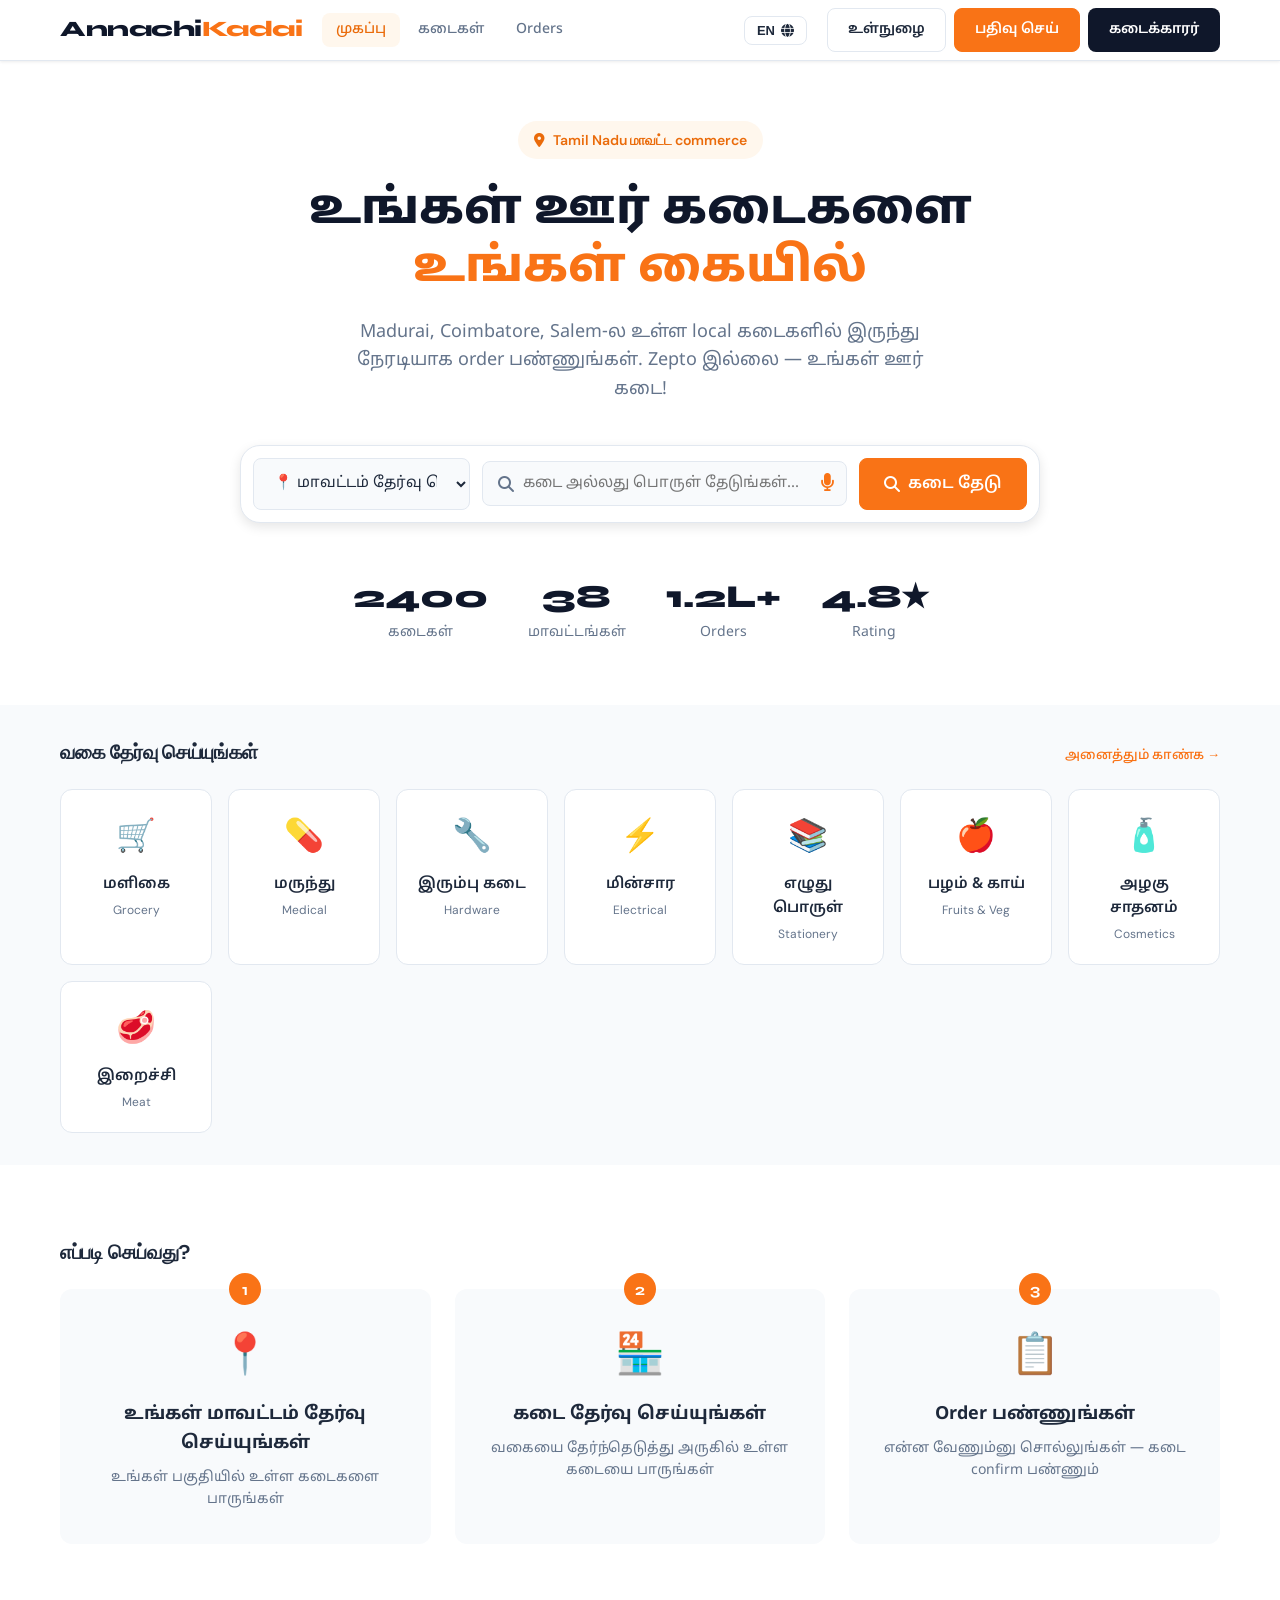
<file: index.html>
<!DOCTYPE html>
<html lang="ta">

<head>
  <meta charset="UTF-8">
  <meta name="viewport" content="width=device-width, initial-scale=1.0">
  <title>AnnachiKadai — உங்கள் ஊர் கடைகளை உங்கள் கையில்</title>

  <!-- Fonts -->
  <link
    href="https://fonts.googleapis.com/css2?family=Syne:wght@400;600;700;800&family=DM+Sans:wght@300;400;500&family=Noto+Sans+Tamil:wght@400;500;600;700&display=swap"
    rel="stylesheet">

  <!-- Font Awesome -->
  <link rel="stylesheet" href="https://cdnjs.cloudflare.com/ajax/libs/font-awesome/6.5.0/css/all.min.css">

  <!-- CSS -->
  <link rel="stylesheet" href="css/style.css">
  <link rel="stylesheet" href="css/components.css">
</head>

<body>

  <!-- NAVBAR -->
  <nav class="navbar">
    <div class="nav-container">
      <!-- Logo -->
      <a href="index.html" class="logo">
        Annachi<span>Kadai</span>
      </a>

      <!-- Desktop Nav Links -->
      <div class="nav-links">
        <a href="index.html" data-ta="முகப்பு" data-en="Home" class="active">முகப்பு</a>
        <a href="customer/shops.html" data-ta="கடைகள்" data-en="Shops">கடைகள்</a>
        <a href="customer/order-history.html" data-ta="Orders" data-en="Orders">Orders</a>
      </div>

      <!-- Language Toggle -->
      <button class="lang-toggle" onclick="toggleLanguage()">
        <span id="lang-label">EN</span>
        <i class="fa fa-globe"></i>
      </button>

      <!-- Auth Buttons -->
      <div class="nav-auth">
        <a href="login.html" class="btn btn-outline" data-ta="உள்நுழை" data-en="Login">உள்நுழை</a>
        <a href="register.html" class="btn btn-primary" data-ta="பதிவு செய்" data-en="Sign Up">பதிவு செய்</a>
        <!-- Owner link for demo -->
        <a href="owner/dashboard.html" class="btn btn-dark" data-ta="கடைக்காரர்" data-en="Owner">கடைக்காரர்</a>
      </div>

      <!-- Hamburger (mobile) -->
      <button class="hamburger" onclick="toggleMenu()">
        <i class="fa fa-bars"></i>
      </button>
    </div>

    <!-- Mobile Menu -->
    <div class="mobile-menu" id="mobile-menu">
      <a href="index.html">முகப்பு</a>
      <a href="customer/shops.html">கடைகள்</a>
      <a href="customer/order-history.html">Orders</a>
      <a href="login.html">உள்நுழை</a>
      <a href="owner/dashboard.html">கடைக்காரர் (Owner)</a>
    </div>
  </nav>

  <!-- PAGE CONTENT -->
  <main>
    <!-- HERO SECTION -->
    <section class="hero">
      <div class="hero-content">
        <div class="hero-badge">
          <i class="fa fa-map-marker-alt"></i>
          <span data-ta="Tamil Nadu மாவட்ட commerce" data-en="Tamil Nadu District Commerce">
            Tamil Nadu மாவட்ட commerce
          </span>
        </div>

        <h1 class="hero-title tamil">
          உங்கள் ஊர் கடைகளை<br>
          <span class="highlight">உங்கள் கையில்</span>
        </h1>

        <p class="hero-subtitle tamil">
          Madurai, Coimbatore, Salem-ல உள்ள local கடைகளில்
          இருந்து நேரடியாக order பண்ணுங்கள்.
          Zepto இல்லை — உங்கள் ஊர் கடை!
        </p>

        <!-- Search Bar -->
        <div class="hero-search">
          <select id="district-select" class="district-select">
            <option value="">📍 மாவட்டம் தேர்வு செய்யுங்கள்</option>
            <option value="madurai">Madurai — மதுரை</option>
            <option value="coimbatore">Coimbatore — கோயம்புத்தூர்</option>
            <option value="salem">Salem — சேலம்</option>
            <option value="trichy">Trichy — திருச்சி</option>
            <option value="tirunelveli">Tirunelveli — திருநெல்வேலி</option>
            <option value="vellore">Vellore — வேலூர்</option>
            <option value="erode">Erode — ஈரோடு</option>
            <option value="thoothukudi">Thoothukudi — தூத்துக்குடி</option>
            <option value="dindigul">Dindigul — டிண்டுக்கல்</option>
            <option value="thanjavur">Thanjavur — தஞ்சாவூர்</option>
          </select>

          <div class="search-input-wrap">
            <i class="fa fa-search"></i>
            <input type="text" id="hero-search" class="tamil" placeholder="கடை அல்லது பொருள் தேடுங்கள்..."
              oninput="liveSearch(this.value)">
            <button class="voice-btn" onclick="startVoice()" title="Voice search">
              <i class="fa fa-microphone"></i>
            </button>
          </div>

          <button class="btn btn-primary btn-lg" onclick="searchShops()" data-ta="கடை தேடு" data-en="Search Shops">
            <i class="fa fa-search"></i>
            கடை தேடு
          </button>
        </div>

        <!-- Stats -->
        <div class="hero-stats">
          <div class="stat">
            <div class="stat-num" data-target="2400">2400</div>
            <div class="stat-lbl tamil">கடைகள்</div>
          </div>
          <div class="stat">
            <div class="stat-num" data-target="38">38</div>
            <div class="stat-lbl tamil">மாவட்டங்கள்</div>
          </div>
          <div class="stat">
            <div class="stat-num" data-target="120000">1.2L+</div>
            <div class="stat-lbl tamil">Orders</div>
          </div>
          <div class="stat">
            <div class="stat-num">4.8★</div>
            <div class="stat-lbl tamil">Rating</div>
          </div>
        </div>
      </div>
    </section>

    <!-- CATEGORIES -->
    <section class="section">
      <div class="section-head">
        <h2 class="tamil">வகை தேர்வு செய்யுங்கள்</h2>
        <a href="customer/shops.html" class="tamil">அனைத்தும் காண்க →</a>
      </div>
      <div class="category-grid">
        <div class="cat-card" onclick="window.location.href='customer/shops.html?category=grocery'">
          <div class="cat-icon">🛒</div>
          <div class="cat-name tamil">மளிகை</div>
          <div class="cat-name-en">Grocery</div>
        </div>
        <div class="cat-card" onclick="window.location.href='customer/shops.html?category=medical'">
          <div class="cat-icon">💊</div>
          <div class="cat-name tamil">மருந்து</div>
          <div class="cat-name-en">Medical</div>
        </div>
        <div class="cat-card" onclick="window.location.href='customer/shops.html?category=hardware'">
          <div class="cat-icon">🔧</div>
          <div class="cat-name tamil">இரும்பு கடை</div>
          <div class="cat-name-en">Hardware</div>
        </div>
        <div class="cat-card" onclick="window.location.href='customer/shops.html?category=electrical'">
          <div class="cat-icon">⚡</div>
          <div class="cat-name tamil">மின்சார</div>
          <div class="cat-name-en">Electrical</div>
        </div>
        <div class="cat-card" onclick="window.location.href='customer/shops.html?category=stationery'">
          <div class="cat-icon">📚</div>
          <div class="cat-name tamil">எழுது பொருள்</div>
          <div class="cat-name-en">Stationery</div>
        </div>
        <div class="cat-card" onclick="window.location.href='customer/shops.html?category=fruits'">
          <div class="cat-icon">🍎</div>
          <div class="cat-name tamil">பழம் & காய்</div>
          <div class="cat-name-en">Fruits & Veg</div>
        </div>
        <div class="cat-card" onclick="window.location.href='customer/shops.html?category=cosmetics'">
          <div class="cat-icon">🧴</div>
          <div class="cat-name tamil">அழகு சாதனம்</div>
          <div class="cat-name-en">Cosmetics</div>
        </div>
        <div class="cat-card" onclick="window.location.href='customer/shops.html?category=meat'">
          <div class="cat-icon">🥩</div>
          <div class="cat-name tamil">இறைச்சி</div>
          <div class="cat-name-en">Meat</div>
        </div>
      </div>
    </section>

    <!-- HOW IT WORKS -->
    <section class="how-section">
      <div class="section">
        <div class="section-head">
          <h2 class="tamil">எப்படி செய்வது?</h2>
        </div>
        <div class="steps-grid">
          <div class="step-card">
            <div class="step-num">1</div>
            <div class="step-icon">📍</div>
            <h3 class="tamil">உங்கள் மாவட்டம் தேர்வு செய்யுங்கள்</h3>
            <p class="tamil">உங்கள் பகுதியில் உள்ள கடைகளை பாருங்கள்</p>
          </div>
          <div class="step-card">
            <div class="step-num">2</div>
            <div class="step-icon">🏪</div>
            <h3 class="tamil">கடை தேர்வு செய்யுங்கள்</h3>
            <p class="tamil">வகையை தேர்ந்தெடுத்து அருகில் உள்ள கடையை பாருங்கள்</p>
          </div>
          <div class="step-card">
            <div class="step-num">3</div>
            <div class="step-icon">📋</div>
            <h3 class="tamil">Order பண்ணுங்கள்</h3>
            <p class="tamil">என்ன வேணும்னு சொல்லுங்கள் — கடை confirm பண்ணும்</p>
          </div>
        </div>
      </div>
    </section>
  </main>

  <!-- BOTTOM NAV (mobile) -->
  <nav class="bottom-nav">
    <div class="bottom-nav-inner">
      <a href="index.html" class="bottom-nav-item active">
        <i class="fa fa-home"></i>
        <span>முகப்பு</span>
      </a>
      <a href="customer/shops.html" class="bottom-nav-item">
        <i class="fa fa-store"></i>
        <span>கடைகள்</span>
      </a>
      <a href="customer/order-history.html" class="bottom-nav-item">
        <i class="fa fa-receipt"></i>
        <span>Orders</span>
      </a>
      <a href="customer/profile.html" class="bottom-nav-item">
        <i class="fa fa-user"></i>
        <span>Profile</span>
      </a>
    </div>
  </nav>

  <!-- JS -->
  <script src="js/main.js"></script>
  <script src="js/language.js"></script>
</body>

</html>
</file>
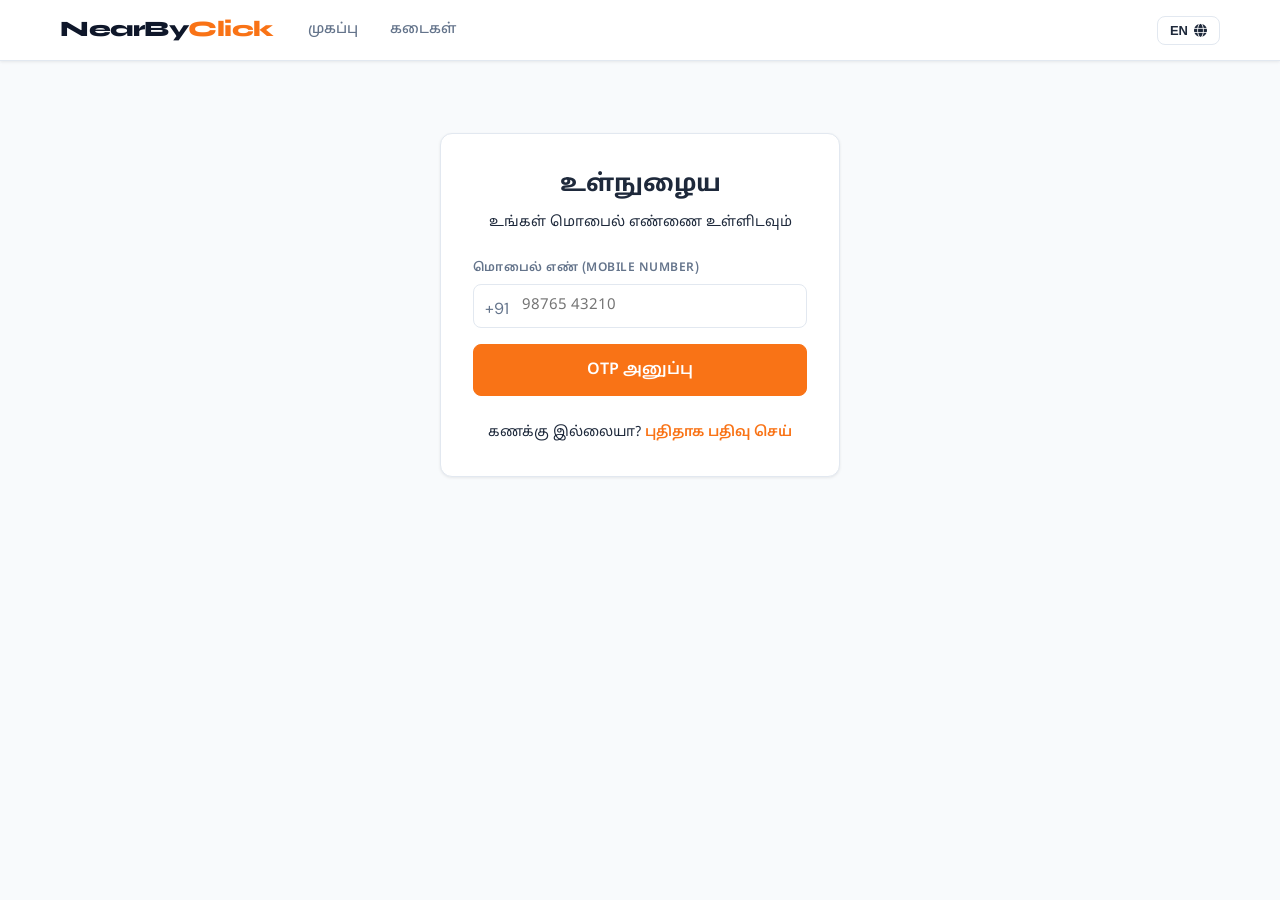
<file: login.html>
<!DOCTYPE html>
<html lang="ta">

<head>
  <meta charset="UTF-8">
  <meta name="viewport" content="width=device-width, initial-scale=1.0">
  <title>Login - NearBy Click</title>
  <link
    href="https://fonts.googleapis.com/css2?family=Syne:wght@400;600;700;800&family=DM+Sans:wght@300;400;500&family=Noto+Sans+Tamil:wght@400;500;600;700&display=swap"
    rel="stylesheet">
  <link rel="stylesheet" href="https://cdnjs.cloudflare.com/ajax/libs/font-awesome/6.5.0/css/all.min.css">
  <link rel="stylesheet" href="css/style.css">
  <link rel="stylesheet" href="css/components.css">
</head>

<body>

  <!-- NAVBAR -->
  <nav class="navbar">
    <div class="nav-container">
      <a href="index.html" class="logo">NearBy<span>Click</span></a>
      <div class="nav-links">
        <a href="index.html">முகப்பு</a>
        <a href="customer/shops.html">கடைகள்</a>
      </div>
      <button class="lang-toggle" onclick="toggleLanguage()">
        <span id="lang-label">EN</span>
        <i class="fa fa-globe"></i>
      </button>
    </div>
  </nav>

  <!-- CONTENT -->
  <main class="section">
    <div class="card" style="max-width: 400px; margin: 40px auto; padding: 32px;">
      <div style="text-align: center; margin-bottom: 24px;">
        <h2 class="tamil" style="margin-bottom: 8px;">உள்நுழைய</h2>
        <p class="muted tamil" style="font-size: 14px;">உங்கள் மொபைல் எண்ணை உள்ளிடவும்</p>
      </div>

      <div class="form-group">
        <label class="tamil">மொபைல் எண் (Mobile Number)</label>
        <div style="position: relative;">
          <span style="position: absolute; left: 12px; top: 12px; color: var(--muted);">+91</span>
          <input type="tel" placeholder="98765 43210" style="padding-left: 48px;">
        </div>
      </div>

      <button class="btn btn-primary btn-full btn-lg tamil" onclick="window.location.href='index.html'">
        OTP அனுப்பு
      </button>

      <p style="text-align: center; margin-top: 24px; font-size: 14px;">
        <span class="tamil muted">கணக்கு இல்லையா?</span>
        <a href="register.html" class="tamil"
          style="color: var(--orange); text-decoration: none; font-weight: 600;">புதிதாக பதிவு செய்</a>
      </p>
    </div>
  </main>

  <script src="js/main.js"></script>
  <script src="js/language.js"></script>
</body>

</html>
</file>
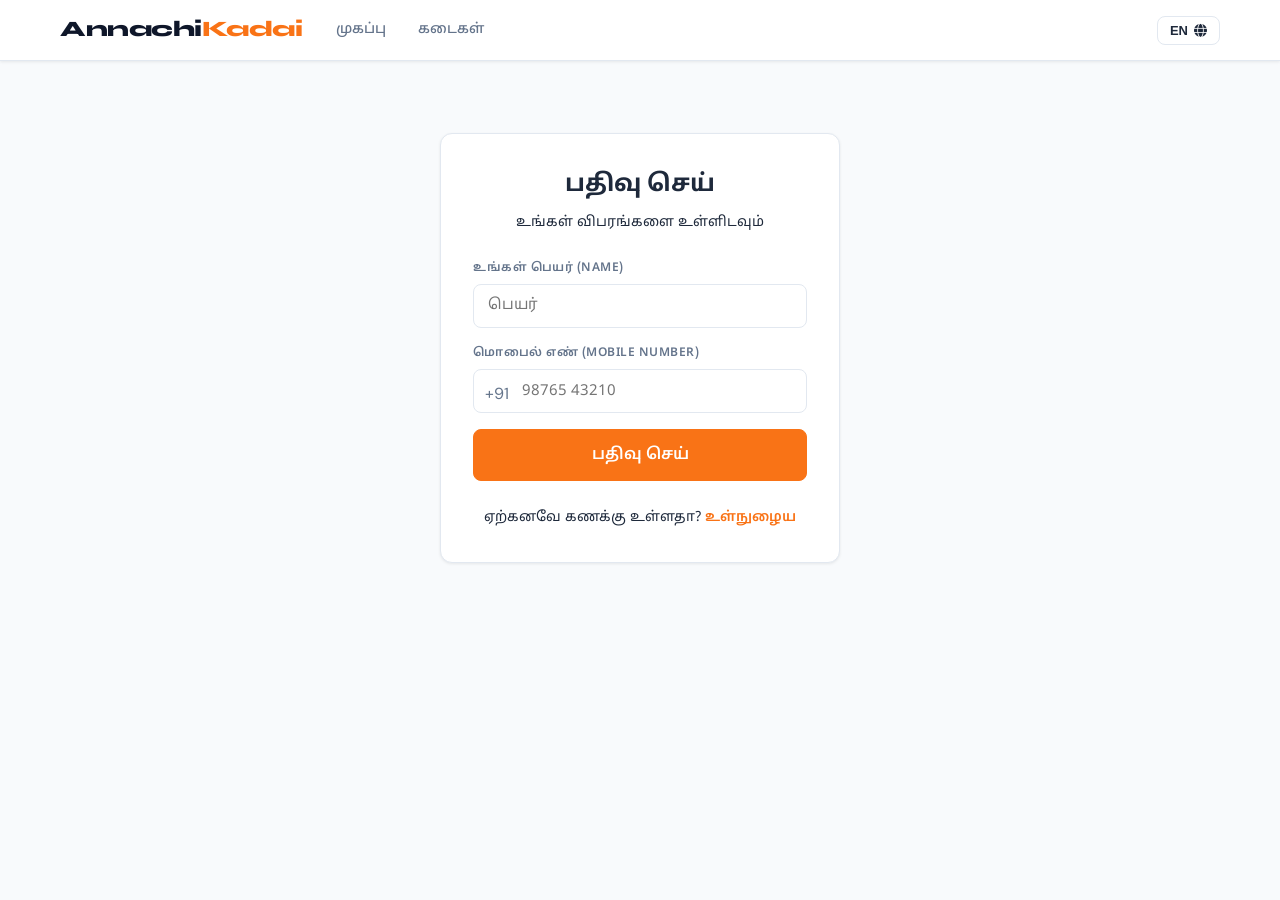
<file: register.html>
<!DOCTYPE html>
<html lang="ta">

<head>
  <meta charset="UTF-8">
  <meta name="viewport" content="width=device-width, initial-scale=1.0">
  <title>Register - AnnachiKadai</title>
  <link
    href="https://fonts.googleapis.com/css2?family=Syne:wght@400;600;700;800&family=DM+Sans:wght@300;400;500&family=Noto+Sans+Tamil:wght@400;500;600;700&display=swap"
    rel="stylesheet">
  <link rel="stylesheet" href="https://cdnjs.cloudflare.com/ajax/libs/font-awesome/6.5.0/css/all.min.css">
  <link rel="stylesheet" href="css/style.css">
  <link rel="stylesheet" href="css/components.css">
</head>

<body>

  <!-- NAVBAR -->
  <nav class="navbar">
    <div class="nav-container">
      <a href="index.html" class="logo">Annachi<span>Kadai</span></a>
      <div class="nav-links">
        <a href="index.html">முகப்பு</a>
        <a href="customer/shops.html">கடைகள்</a>
      </div>
      <button class="lang-toggle" onclick="toggleLanguage()">
        <span id="lang-label">EN</span>
        <i class="fa fa-globe"></i>
      </button>
    </div>
  </nav>

  <!-- CONTENT -->
  <main class="section">
    <div class="card" style="max-width: 400px; margin: 40px auto; padding: 32px;">
      <div style="text-align: center; margin-bottom: 24px;">
        <h2 class="tamil" style="margin-bottom: 8px;">பதிவு செய்</h2>
        <p class="muted tamil" style="font-size: 14px;">உங்கள் விபரங்களை உள்ளிடவும்</p>
      </div>

      <div class="form-group">
        <label class="tamil">உங்கள் பெயர் (Name)</label>
        <input type="text" placeholder="பெயர்">
      </div>

      <div class="form-group">
        <label class="tamil">மொபைல் எண் (Mobile Number)</label>
        <div style="position: relative;">
          <span style="position: absolute; left: 12px; top: 12px; color: var(--muted);">+91</span>
          <input type="tel" placeholder="98765 43210" style="padding-left: 48px;">
        </div>
      </div>

      <button class="btn btn-primary btn-full btn-lg tamil" onclick="window.location.href='index.html'">
        பதிவு செய்
      </button>

      <p style="text-align: center; margin-top: 24px; font-size: 14px;">
        <span class="tamil muted">ஏற்கனவே கணக்கு உள்ளதா?</span>
        <a href="login.html" class="tamil"
          style="color: var(--orange); text-decoration: none; font-weight: 600;">உள்நுழைய</a>
      </p>
    </div>
  </main>

  <script src="js/main.js"></script>
  <script src="js/language.js"></script>
</body>

</html>
</file>
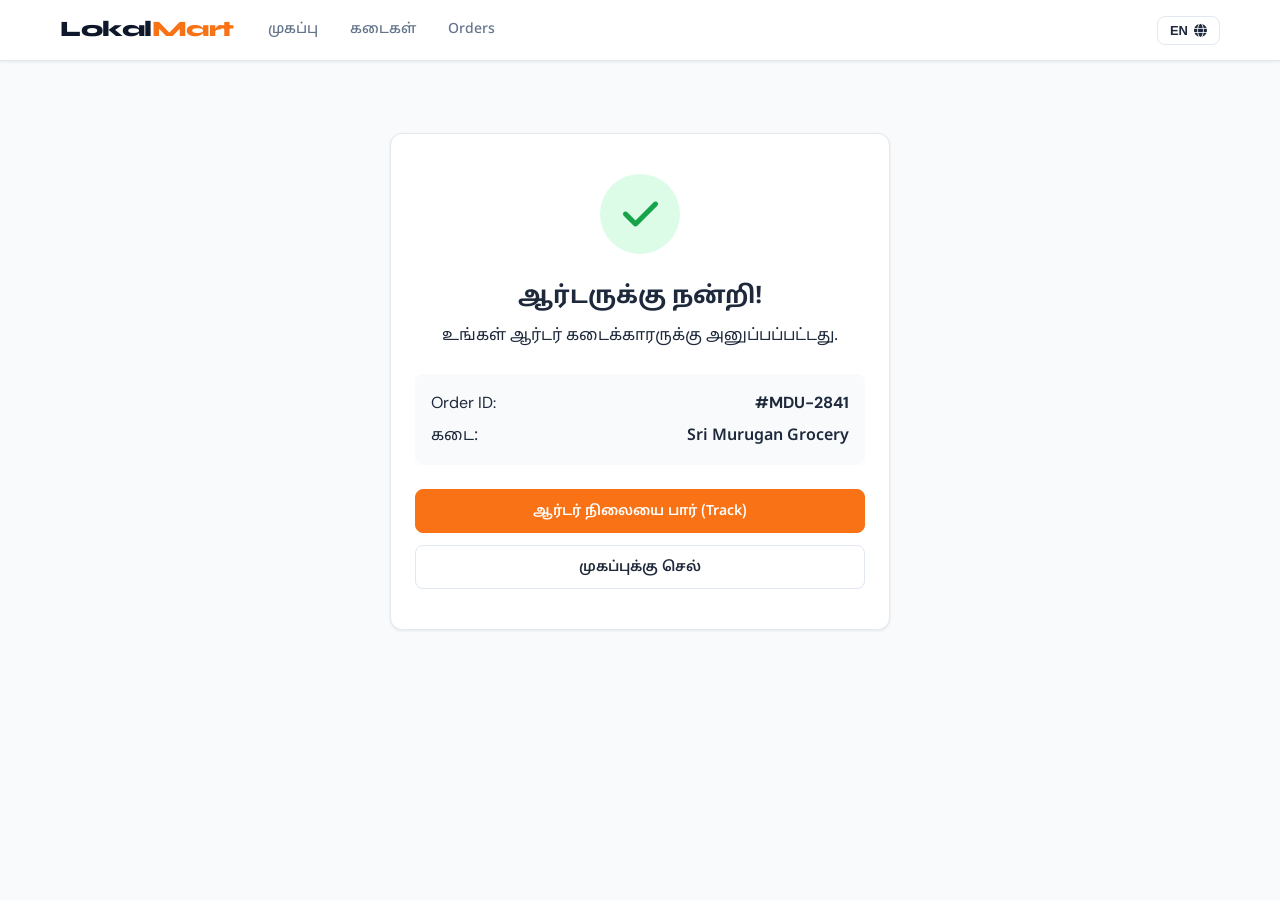
<file: customer/order-confirm.html>
<!DOCTYPE html>
<html lang="ta">
<head>
  <meta charset="UTF-8">
  <meta name="viewport" content="width=device-width, initial-scale=1.0">
  <title>Order Confirm - LokalMart</title>
  <link href="https://fonts.googleapis.com/css2?family=Syne:wght@400;600;700;800&family=DM+Sans:wght@300;400;500&family=Noto+Sans+Tamil:wght@400;500;600;700&display=swap" rel="stylesheet">
  <link rel="stylesheet" href="https://cdnjs.cloudflare.com/ajax/libs/font-awesome/6.5.0/css/all.min.css">
  <link rel="stylesheet" href="../css/style.css">
  <link rel="stylesheet" href="../css/components.css">
</head>
<body>

  <nav class="navbar">
    <div class="nav-container">
      <a href="../index.html" class="logo">Lokal<span>Mart</span></a>
      <div class="nav-links">
        <a href="../index.html">முகப்பு</a>
        <a href="shops.html">கடைகள்</a>
        <a href="order-history.html">Orders</a>
      </div>
      <button class="lang-toggle" onclick="toggleLanguage()"><span id="lang-label">EN</span><i class="fa fa-globe"></i></button>
    </div>
  </nav>

  <main class="section">
    <div class="card" style="max-width: 500px; margin: 40px auto; padding: 40px 24px; text-align: center;">
      <div style="width: 80px; height: 80px; background: var(--green-light); color: var(--green); border-radius: 50%; font-size: 40px; display: flex; align-items: center; justify-content: center; margin: 0 auto 24px;">
        <i class="fa fa-check"></i>
      </div>
      
      <h2 class="tamil" style="margin-bottom: 8px;">ஆர்டருக்கு நன்றி!</h2>
      <p class="tamil muted" style="margin-bottom: 24px;">உங்கள் ஆர்டர் கடைக்காரருக்கு அனுப்பப்பட்டது.</p>
      
      <div style="background: var(--faint); padding: 16px; border-radius: var(--radius-sm); margin-bottom: 24px; text-align: left;">
        <div style="display: flex; justify-content: space-between; margin-bottom: 8px;">
          <span class="muted">Order ID:</span>
          <span style="font-weight: 700;">#MDU-2841</span>
        </div>
        <div style="display: flex; justify-content: space-between;">
          <span class="muted tamil">கடை:</span>
          <span class="tamil" style="font-weight: 600;">Sri Murugan Grocery</span>
        </div>
      </div>

      <button class="btn btn-primary btn-full tamil" onclick="window.location.href='order-history.html'">ஆர்டர் நிலையை பார் (Track)</button>
      <button class="btn btn-outline btn-full tamil" onclick="window.location.href='../index.html'" style="margin-top: 12px;">முகப்புக்கு செல்</button>
    </div>
  </main>

  <script src="../js/main.js"></script>
  <script src="../js/language.js"></script>
</body>
</html>
</file>
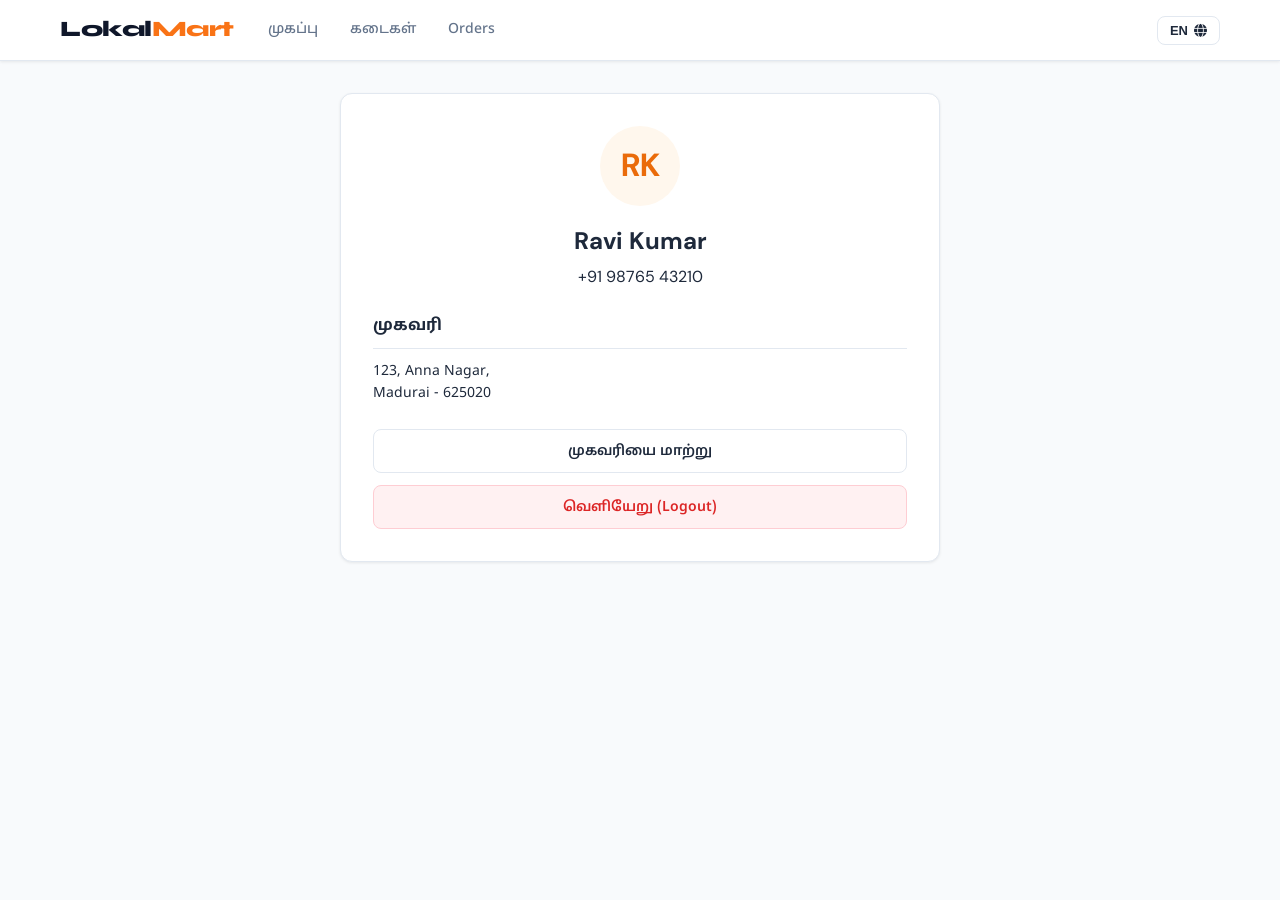
<file: customer/profile.html>
<!DOCTYPE html>
<html lang="ta">
<head>
  <meta charset="UTF-8">
  <meta name="viewport" content="width=device-width, initial-scale=1.0">
  <title>Profile - LokalMart</title>
  <link href="https://fonts.googleapis.com/css2?family=Syne:wght@400;600;700;800&family=DM+Sans:wght@300;400;500&family=Noto+Sans+Tamil:wght@400;500;600;700&display=swap" rel="stylesheet">
  <link rel="stylesheet" href="https://cdnjs.cloudflare.com/ajax/libs/font-awesome/6.5.0/css/all.min.css">
  <link rel="stylesheet" href="../css/style.css">
  <link rel="stylesheet" href="../css/components.css">
</head>
<body>

  <nav class="navbar">
    <div class="nav-container">
      <a href="../index.html" class="logo">Lokal<span>Mart</span></a>
      <div class="nav-links">
        <a href="../index.html">முகப்பு</a>
        <a href="shops.html">கடைகள்</a>
        <a href="order-history.html">Orders</a>
      </div>
      <button class="lang-toggle" onclick="toggleLanguage()"><span id="lang-label">EN</span><i class="fa fa-globe"></i></button>
      <button class="hamburger" onclick="toggleMenu()"><i class="fa fa-bars"></i></button>
    </div>
  </nav>

  <main class="section">
    <div class="card" style="max-width: 600px; margin: 0 auto; padding: 32px; text-align: center;">
      <div style="width: 80px; height: 80px; background: var(--orange-light); color: var(--orange-dark); border-radius: 50%; font-size: 32px; display: flex; align-items: center; justify-content: center; margin: 0 auto 16px; font-weight: 700;">
        RK
      </div>
      <h2 style="margin-bottom: 4px;">Ravi Kumar</h2>
      <p class="muted" style="margin-bottom: 24px;">+91 98765 43210</p>
      
      <div style="text-align: left; margin-bottom: 24px;">
        <h4 class="tamil" style="margin-bottom: 12px; border-bottom: 1px solid var(--border); padding-bottom: 8px;">முகவரி</h4>
        <p class="tamil" style="font-size: 14px; color: var(--ink);">123, Anna Nagar,<br>Madurai - 625020</p>
      </div>

      <button class="btn btn-outline btn-full tamil" style="margin-bottom: 12px;">முகவரியை மாற்று</button>
      <button class="btn btn-red btn-full tamil" onclick="window.location.href='../index.html'">வெளியேறு (Logout)</button>
    </div>
  </main>

  <nav class="bottom-nav">
    <div class="bottom-nav-inner">
      <a href="../index.html" class="bottom-nav-item"><i class="fa fa-home"></i><span>முகப்பு</span></a>
      <a href="shops.html" class="bottom-nav-item"><i class="fa fa-store"></i><span>கடைகள்</span></a>
      <a href="order-history.html" class="bottom-nav-item"><i class="fa fa-receipt"></i><span>Orders</span></a>
      <a href="profile.html" class="bottom-nav-item active"><i class="fa fa-user"></i><span>Profile</span></a>
    </div>
  </nav>

  <script src="../js/main.js"></script>
  <script src="../js/language.js"></script>
</body>
</html>
</file>
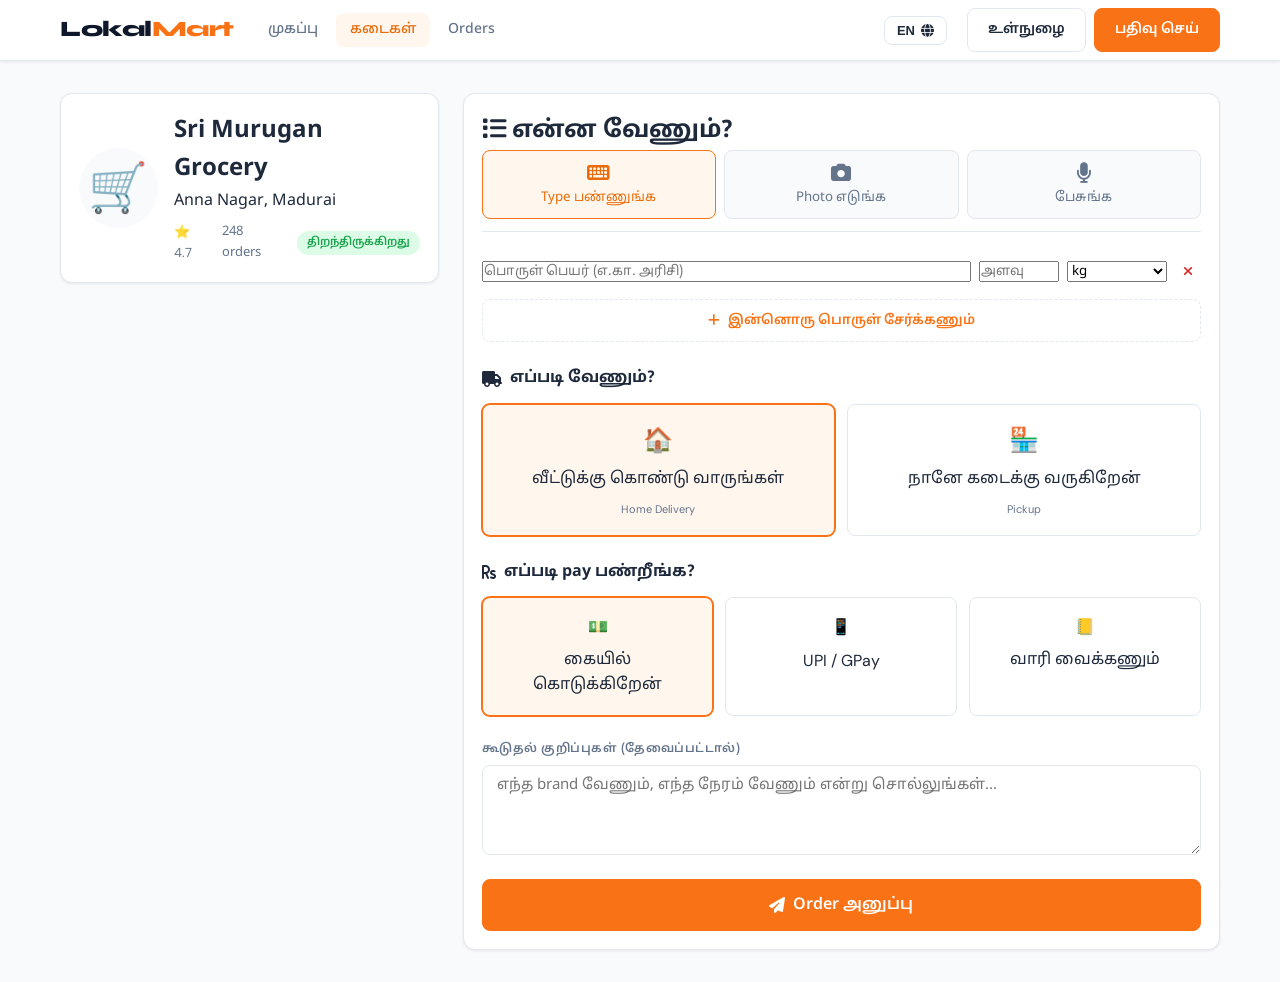
<file: customer/shop-detail.html>
<!DOCTYPE html>
<html lang="ta">
<head>
  <meta charset="UTF-8">
  <meta name="viewport" content="width=device-width, initial-scale=1.0">
  <title>Order - LokalMart</title>

  <!-- Fonts -->
  <link href="https://fonts.googleapis.com/css2?family=Syne:wght@400;600;700;800&family=DM+Sans:wght@300;400;500&family=Noto+Sans+Tamil:wght@400;500;600;700&display=swap" rel="stylesheet">

  <!-- Font Awesome -->
  <link rel="stylesheet" href="https://cdnjs.cloudflare.com/ajax/libs/font-awesome/6.5.0/css/all.min.css">

  <!-- CSS -->
  <link rel="stylesheet" href="../css/style.css">
  <link rel="stylesheet" href="../css/components.css">
  <link rel="stylesheet" href="../css/customer.css">
</head>
<body>

  <!-- NAVBAR -->
  <nav class="navbar">
    <div class="nav-container">
      <a href="../index.html" class="logo">Lokal<span>Mart</span></a>
      <div class="nav-links">
        <a href="../index.html" data-ta="முகப்பு" data-en="Home">முகப்பு</a>
        <a href="shops.html" data-ta="கடைகள்" data-en="Shops" class="active">கடைகள்</a>
        <a href="order-history.html" data-ta="Orders" data-en="Orders">Orders</a>
      </div>
      <button class="lang-toggle" onclick="toggleLanguage()">
        <span id="lang-label">EN</span>
        <i class="fa fa-globe"></i>
      </button>
      <div class="nav-auth">
        <a href="../login.html" class="btn btn-outline" data-ta="உள்நுழை" data-en="Login">உள்நுழை</a>
        <a href="../register.html" class="btn btn-primary" data-ta="பதிவு செய்" data-en="Sign Up">பதிவு செய்</a>
      </div>
      <button class="hamburger" onclick="toggleMenu()"><i class="fa fa-bars"></i></button>
    </div>
    <div class="mobile-menu" id="mobile-menu">
      <a href="../index.html">முகப்பு</a>
      <a href="shops.html">கடைகள்</a>
      <a href="order-history.html">Orders</a>
      <a href="../login.html">உள்நுழை</a>
    </div>
  </nav>

  <!-- PAGE CONTENT -->
  <main>
    <section class="section">
      <div class="order-layout">

        <!-- Shop Info Card -->
        <div class="card shop-info-card">
          <div class="shop-detail-header">
            <div class="shop-detail-icon">🛒</div>
            <div>
              <h1 class="tamil" id="shop-name">Sri Murugan Grocery</h1>
              <p class="tamil muted" id="shop-addr">Anna Nagar, Madurai</p>
              <div class="shop-meta-row">
                <span>⭐ 4.7</span>
                <span class="tamil">248 orders</span>
                <span class="badge badge-open tamil">திறந்திருக்கிறது</span>
              </div>
            </div>
          </div>
        </div>

        <!-- Order Form -->
        <div class="card order-form-card">
          <h2 class="tamil">
            <i class="fa fa-list"></i>
            என்ன வேணும்?
          </h2>

          <!-- Input Method Toggle -->
          <div class="input-method-tabs">
            <button class="method-tab active" onclick="switchMethod('type')">
              <i class="fa fa-keyboard"></i>
              <span class="tamil">Type பண்ணுங்க</span>
            </button>
            <button class="method-tab" onclick="switchMethod('photo')">
              <i class="fa fa-camera"></i>
              <span class="tamil">Photo எடுங்க</span>
            </button>
            <button class="method-tab" onclick="switchMethod('voice')">
              <i class="fa fa-microphone"></i>
              <span class="tamil">பேசுங்க</span>
            </button>
          </div>

          <!-- Type Method -->
          <div id="method-type" class="method-panel active">
            <div id="product-rows">
              <div class="product-row">
                <input type="text" class="tamil" placeholder="பொருள் பெயர் (எ.கா. அரிசி)">
                <input type="text" class="qty-input tamil" placeholder="அளவு">
                <select class="unit-select tamil">
                  <option>kg</option>
                  <option>litre</option>
                  <option>piece</option>
                  <option>packet</option>
                  <option>dozen</option>
                </select>
                <button class="del-row-btn" onclick="delRow(this)"><i class="fa fa-times"></i></button>
              </div>
            </div>
            <button class="add-row-btn tamil" onclick="addProductRow()">
              <i class="fa fa-plus"></i>
              இன்னொரு பொருள் சேர்க்கணும்
            </button>
          </div>

          <!-- Photo Method -->
          <div id="method-photo" class="method-panel">
            <div class="photo-upload-area" onclick="document.getElementById('list-photo').click()">
              <i class="fa fa-camera fa-2x"></i>
              <p class="tamil">கையால் எழுதிய list-ஐ photo எடுங்கள்</p>
              <span class="tamil muted">கிளிக் செய்து photo select பண்ணுங்கள்</span>
              <input type="file" id="list-photo" accept="image/*" capture="camera" onchange="previewPhoto(this)" style="display:none">
            </div>
            <div id="photo-preview" class="photo-preview"></div>
          </div>

          <!-- Voice Method -->
          <div id="method-voice" class="method-panel">
            <div class="voice-area">
              <button class="voice-record-btn" id="voice-btn" onclick="toggleVoice()">
                <i class="fa fa-microphone fa-2x"></i>
              </button>
              <p class="tamil voice-instruction">Button-ஐ அழுத்தி பேசுங்கள்</p>
              <p class="tamil voice-instruction muted">உதாரணம்: "அரிசி 5 கிலோ, தக்காளி 2 கிலோ வேணும்"</p>
              <div id="voice-result" class="voice-result tamil"></div>
            </div>
          </div>

          <!-- Delivery Type -->
          <div class="delivery-section">
            <h3 class="tamil"><i class="fa fa-truck"></i> எப்படி வேணும்?</h3>
            <div class="delivery-options">
              <label class="delivery-opt">
                <input type="radio" name="delivery" value="home" checked>
                <div class="delivery-card">
                  <span class="delivery-icon">🏠</span>
                  <span class="tamil">வீட்டுக்கு கொண்டு வாருங்கள்</span>
                  <span class="delivery-sub">Home Delivery</span>
                </div>
              </label>
              <label class="delivery-opt">
                <input type="radio" name="delivery" value="pickup">
                <div class="delivery-card">
                  <span class="delivery-icon">🏪</span>
                  <span class="tamil">நானே கடைக்கு வருகிறேன்</span>
                  <span class="delivery-sub">Pickup</span>
                </div>
              </label>
            </div>
          </div>

          <!-- Payment Type -->
          <div class="payment-section">
            <h3 class="tamil"><i class="fa fa-rupee-sign"></i> எப்படி pay பண்றீங்க?</h3>
            <div class="payment-options">
              <label class="payment-opt">
                <input type="radio" name="payment" value="cash" checked>
                <div class="payment-card">
                  💵 <span class="tamil">கையில் கொடுக்கிறேன்</span>
                </div>
              </label>
              <label class="payment-opt">
                <input type="radio" name="payment" value="upi">
                <div class="payment-card">
                  📱 <span>UPI / GPay</span>
                </div>
              </label>
              <label class="payment-opt">
                <input type="radio" name="payment" value="credit">
                <div class="payment-card">
                  📒 <span class="tamil">வாரி வைக்கணும்</span>
                </div>
              </label>
            </div>
          </div>

          <!-- Notes -->
          <div class="form-group">
            <label class="tamil">கூடுதல் குறிப்புகள் (தேவைப்பட்டால்)</label>
            <textarea class="tamil" placeholder="எந்த brand வேணும், எந்த நேரம் வேணும் என்று சொல்லுங்கள்..."></textarea>
          </div>

          <!-- Submit -->
          <button class="btn btn-primary btn-full btn-lg tamil" onclick="placeOrder()">
            <i class="fa fa-paper-plane"></i>
            Order அனுப்பு
          </button>
        </div>

      </div>
    </section>
  </main>

  <!-- BOTTOM NAV (mobile) -->
  <nav class="bottom-nav">
    <div class="bottom-nav-inner">
      <a href="../index.html" class="bottom-nav-item">
        <i class="fa fa-home"></i>
        <span>முகப்பு</span>
      </a>
      <a href="shops.html" class="bottom-nav-item active">
        <i class="fa fa-store"></i>
        <span>கடைகள்</span>
      </a>
      <a href="order-history.html" class="bottom-nav-item">
        <i class="fa fa-receipt"></i>
        <span>Orders</span>
      </a>
      <a href="profile.html" class="bottom-nav-item">
        <i class="fa fa-user"></i>
        <span>Profile</span>
      </a>
    </div>
  </nav>

  <!-- Toast -->
  <div id="toast" class="toast"></div>

  <!-- JS -->
  <script src="../js/main.js"></script>
  <script src="../js/language.js"></script>
  <script src="../js/order.js"></script>
</body>
</html>
</file>
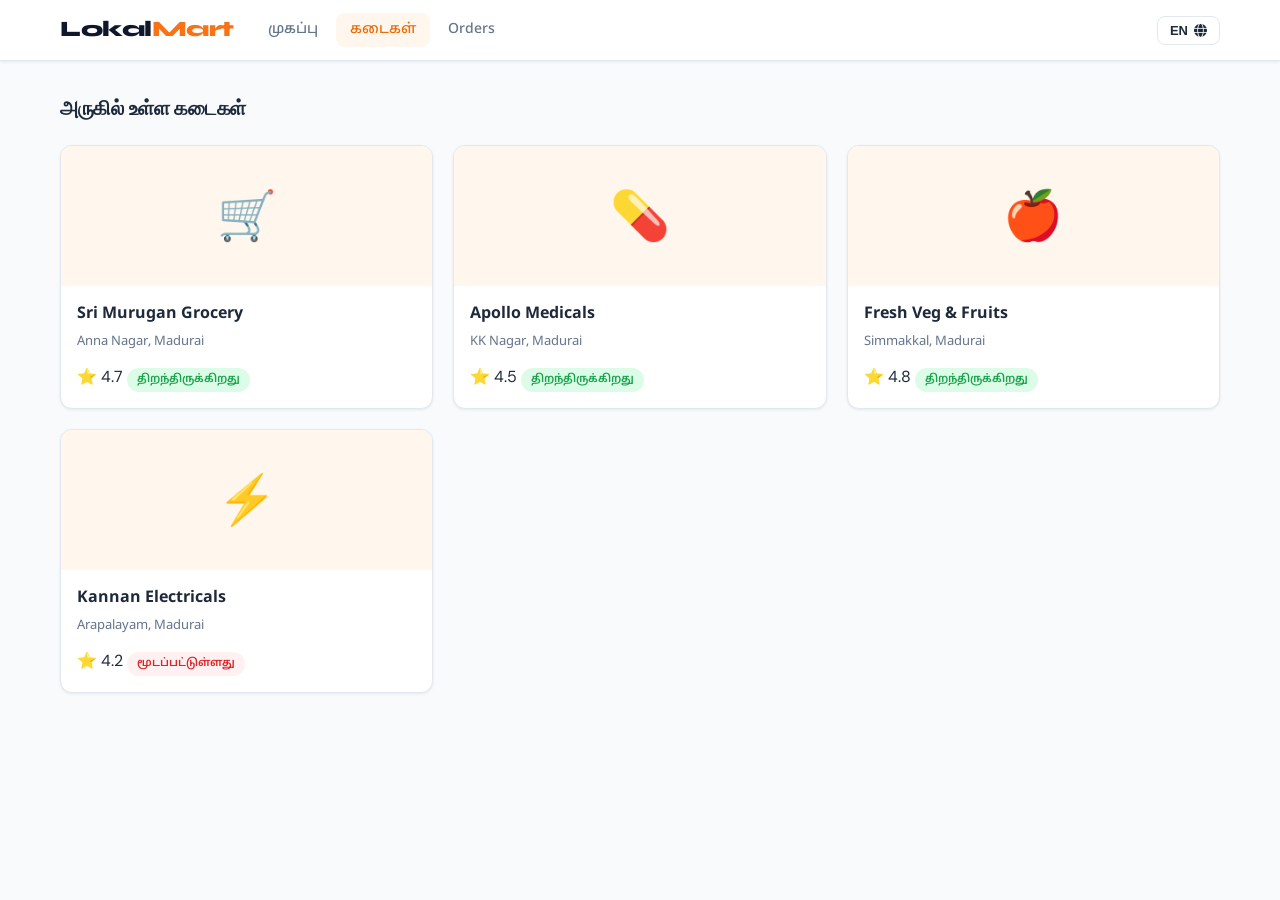
<file: customer/shops.html>
<!DOCTYPE html>
<html lang="ta">
<head>
  <meta charset="UTF-8">
  <meta name="viewport" content="width=device-width, initial-scale=1.0">
  <title>Shops - LokalMart</title>
  <link href="https://fonts.googleapis.com/css2?family=Syne:wght@400;600;700;800&family=DM+Sans:wght@300;400;500&family=Noto+Sans+Tamil:wght@400;500;600;700&display=swap" rel="stylesheet">
  <link rel="stylesheet" href="https://cdnjs.cloudflare.com/ajax/libs/font-awesome/6.5.0/css/all.min.css">
  <link rel="stylesheet" href="../css/style.css">
  <link rel="stylesheet" href="../css/components.css">
  <style>
    .shops-grid { display: grid; grid-template-columns: repeat(auto-fill, minmax(280px, 1fr)); gap: 20px; }
    .shop-card { padding: 0; overflow: hidden; cursor: pointer; }
    .shop-card-img { height: 140px; background: var(--orange-light); display: flex; align-items: center; justify-content: center; font-size: 48px; }
    .shop-card-body { padding: 16px; }
    .shop-title { font-size: 16px; font-weight: 700; margin-bottom: 4px; }
    .shop-addr { font-size: 13px; color: var(--muted); margin-bottom: 12px; }
  </style>
</head>
<body>

  <!-- NAVBAR -->
  <nav class="navbar">
    <div class="nav-container">
      <a href="../index.html" class="logo">Lokal<span>Mart</span></a>
      <div class="nav-links">
        <a href="../index.html">முகப்பு</a>
        <a href="shops.html" class="active">கடைகள்</a>
        <a href="order-history.html">Orders</a>
      </div>
      <button class="lang-toggle" onclick="toggleLanguage()">
        <span id="lang-label">EN</span>
        <i class="fa fa-globe"></i>
      </button>
      <button class="hamburger" onclick="toggleMenu()"><i class="fa fa-bars"></i></button>
    </div>
  </nav>

  <!-- CONTENT -->
  <main class="section">
    <div class="section-head">
      <h2 class="tamil">அருகில் உள்ள கடைகள்</h2>
    </div>

    <div class="shops-grid">
      <div class="card shop-card" onclick="window.location.href='shop-detail.html'">
        <div class="shop-card-img">🛒</div>
        <div class="shop-card-body">
          <h3 class="shop-title tamil">Sri Murugan Grocery</h3>
          <p class="shop-addr tamil">Anna Nagar, Madurai</p>
          <div class="shop-meta-row" style="margin-top:0">
            <span>⭐ 4.7</span>
            <span class="badge badge-open tamil">திறந்திருக்கிறது</span>
          </div>
        </div>
      </div>

      <div class="card shop-card" onclick="window.location.href='shop-detail.html'">
        <div class="shop-card-img">💊</div>
        <div class="shop-card-body">
          <h3 class="shop-title tamil">Apollo Medicals</h3>
          <p class="shop-addr tamil">KK Nagar, Madurai</p>
          <div class="shop-meta-row" style="margin-top:0">
            <span>⭐ 4.5</span>
            <span class="badge badge-open tamil">திறந்திருக்கிறது</span>
          </div>
        </div>
      </div>

      <div class="card shop-card" onclick="window.location.href='shop-detail.html'">
        <div class="shop-card-img">🍎</div>
        <div class="shop-card-body">
          <h3 class="shop-title tamil">Fresh Veg & Fruits</h3>
          <p class="shop-addr tamil">Simmakkal, Madurai</p>
          <div class="shop-meta-row" style="margin-top:0">
            <span>⭐ 4.8</span>
            <span class="badge badge-open tamil">திறந்திருக்கிறது</span>
          </div>
        </div>
      </div>
      
      <div class="card shop-card" onclick="window.location.href='shop-detail.html'">
        <div class="shop-card-img">⚡</div>
        <div class="shop-card-body">
          <h3 class="shop-title tamil">Kannan Electricals</h3>
          <p class="shop-addr tamil">Arapalayam, Madurai</p>
          <div class="shop-meta-row" style="margin-top:0">
            <span>⭐ 4.2</span>
            <span class="badge badge-closed tamil">மூடப்பட்டுள்ளது</span>
          </div>
        </div>
      </div>
    </div>
  </main>

  <script src="../js/main.js"></script>
  <script src="../js/language.js"></script>
</body>
</html>
</file>
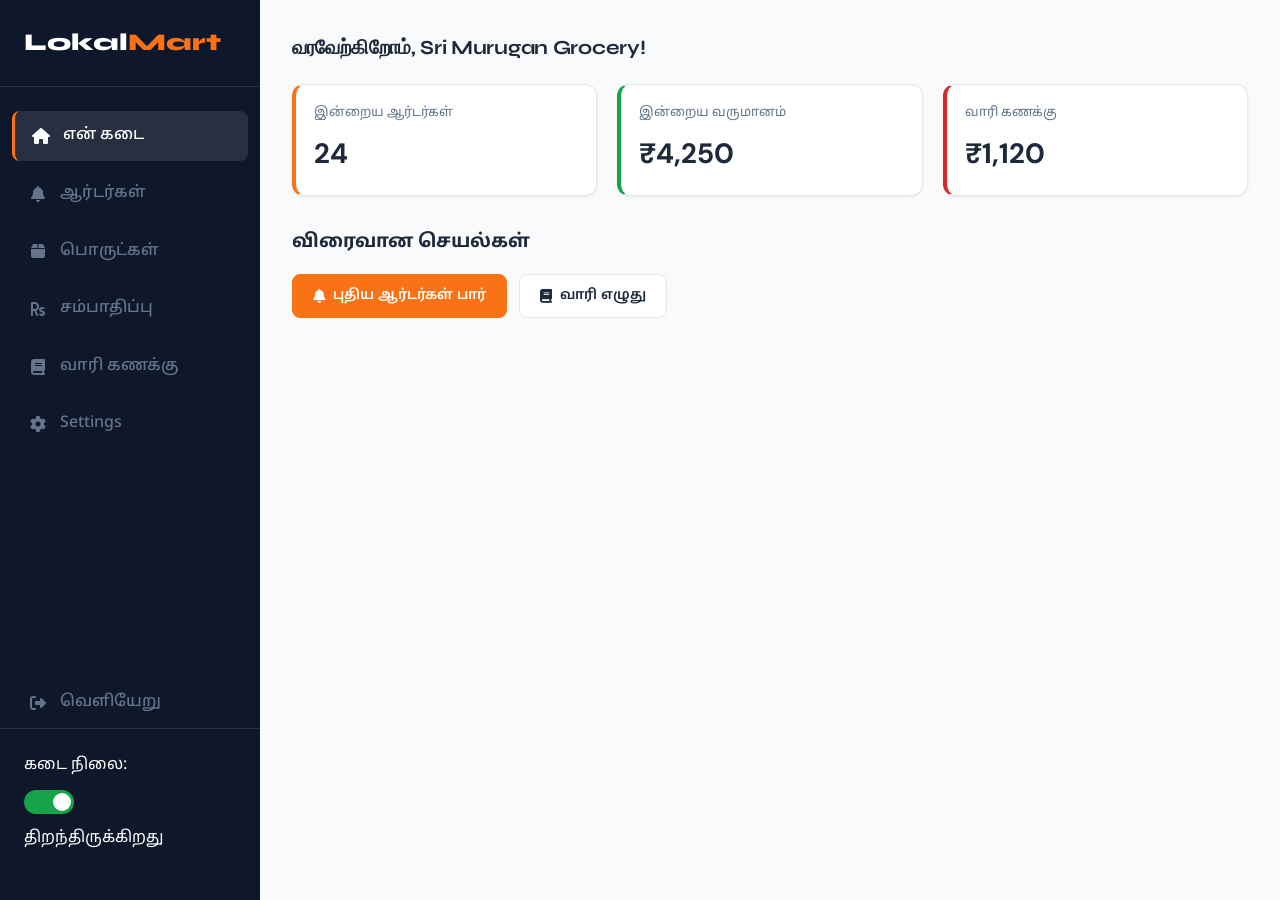
<file: owner/dashboard.html>
<!DOCTYPE html>
<html lang="ta">
<head>
  <meta charset="UTF-8">
  <meta name="viewport" content="width=device-width, initial-scale=1.0">
  <title>Dashboard - LokalMart Owner</title>
  <link href="https://fonts.googleapis.com/css2?family=Syne:wght@400;600;700;800&family=DM+Sans:wght@300;400;500&family=Noto+Sans+Tamil:wght@400;500;600;700&display=swap" rel="stylesheet">
  <link rel="stylesheet" href="https://cdnjs.cloudflare.com/ajax/libs/font-awesome/6.5.0/css/all.min.css">
  <link rel="stylesheet" href="../css/style.css">
  <link rel="stylesheet" href="../css/components.css">
  <link rel="stylesheet" href="../css/owner.css">
</head>
<body>

  <div class="owner-layout">
    <aside class="owner-sidebar">
      <div class="sidebar-logo tamil">Lokal<span>Mart</span></div>
      <nav class="sidebar-nav">
        <a href="dashboard.html" class="sidebar-link active tamil"><i class="fa fa-home"></i> என் கடை</a>
        <a href="orders.html" class="sidebar-link tamil"><i class="fa fa-bell"></i> ஆர்டர்கள் <span class="notif-badge" id="pending-count">3</span></a>
        <a href="products.html" class="sidebar-link tamil"><i class="fa fa-box"></i> பொருட்கள்</a>
        <a href="earnings.html" class="sidebar-link tamil"><i class="fa fa-rupee-sign"></i> சம்பாதிப்பு</a>
        <a href="credit.html" class="sidebar-link tamil"><i class="fa fa-book"></i> வாரி கணக்கு</a>
        <a href="settings.html" class="sidebar-link tamil"><i class="fa fa-cog"></i> Settings</a>
        <a href="../index.html" class="sidebar-link tamil" style="margin-top: auto;"><i class="fa fa-sign-out-alt"></i> வெளியேறு</a>
      </nav>
      <div class="open-toggle-wrap">
        <span class="tamil">கடை நிலை:</span>
        <label class="toggle-switch">
          <input type="checkbox" id="shop-open" checked onchange="toggleShopOpen()">
          <span class="toggle-slider"></span>
        </label>
        <span class="toggle-label tamil" id="open-label">திறந்திருக்கிறது</span>
      </div>
    </aside>

    <main class="owner-main">
      <div class="section-head">
        <h2 class="tamil">வரவேற்கிறோம், Sri Murugan Grocery!</h2>
      </div>

      <div style="display: grid; grid-template-columns: repeat(auto-fit, minmax(200px, 1fr)); gap: 20px; margin-bottom: 32px;">
        <div class="card" style="border-left: 4px solid var(--orange);">
          <div style="font-size: 13px; color: var(--muted);" class="tamil">இன்றைய ஆர்டர்கள்</div>
          <div style="font-size: 28px; font-weight: 700; margin-top: 8px;">24</div>
        </div>
        <div class="card" style="border-left: 4px solid var(--green);">
          <div style="font-size: 13px; color: var(--muted);" class="tamil">இன்றைய வருமானம்</div>
          <div style="font-size: 28px; font-weight: 700; margin-top: 8px;">₹4,250</div>
        </div>
        <div class="card" style="border-left: 4px solid var(--red);">
          <div style="font-size: 13px; color: var(--muted);" class="tamil">வாரி கணக்கு</div>
          <div style="font-size: 28px; font-weight: 700; margin-top: 8px;">₹1,120</div>
        </div>
      </div>

      <h3 class="tamil" style="margin-bottom: 16px;">விரைவான செயல்கள்</h3>
      <div style="display: flex; gap: 12px; flex-wrap: wrap;">
        <a href="orders.html" class="btn btn-primary tamil"><i class="fa fa-bell"></i> புதிய ஆர்டர்கள் பார்</a>
        <a href="credit.html" class="btn btn-outline tamil"><i class="fa fa-book"></i> வாரி எழுது</a>
      </div>
    </main>
  </div>

  <script src="../js/main.js"></script>
  <script src="../js/language.js"></script>
  <script src="../js/owner.js"></script>
</body>
</html>
</file>
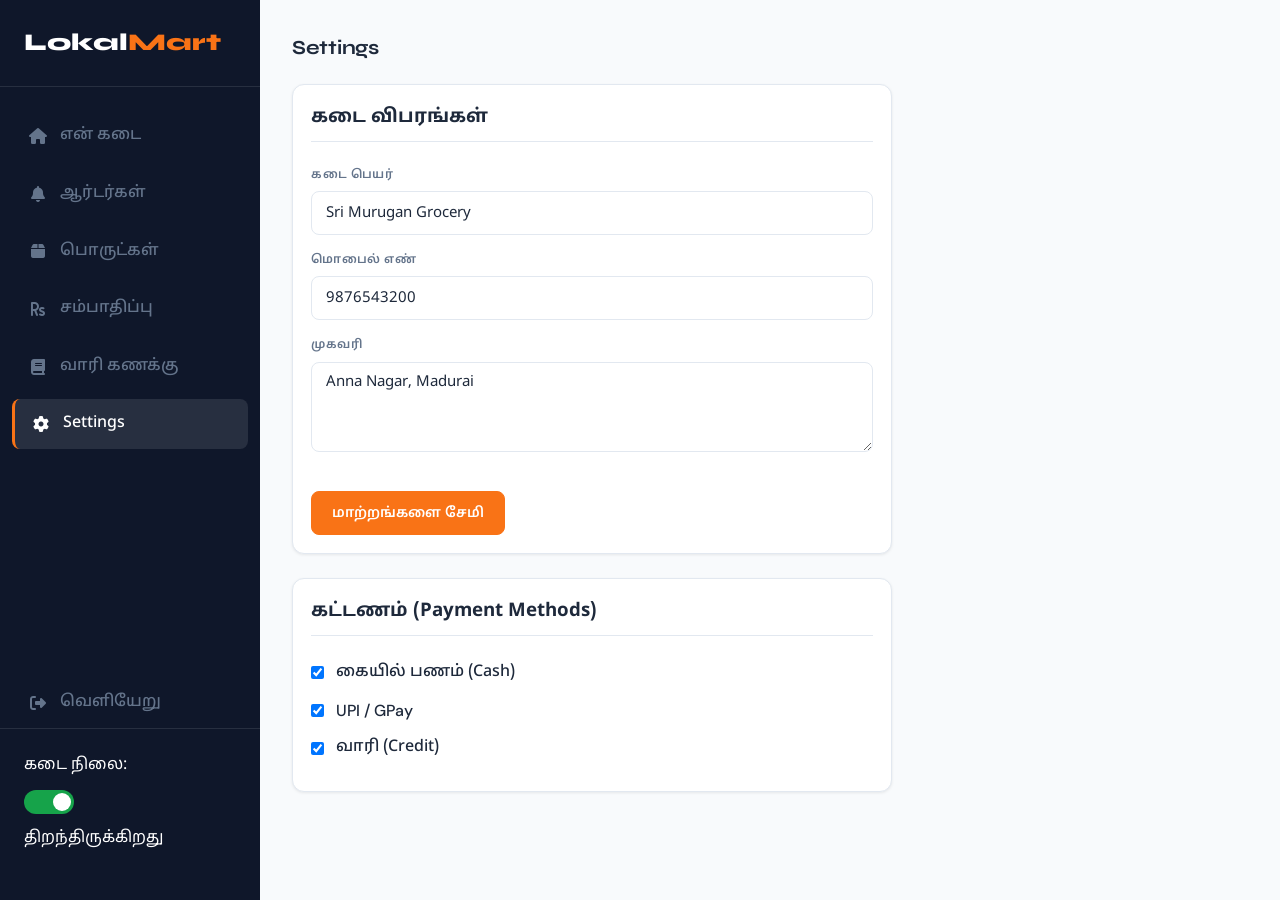
<file: owner/settings.html>
<!DOCTYPE html>
<html lang="ta">
<head>
  <meta charset="UTF-8">
  <meta name="viewport" content="width=device-width, initial-scale=1.0">
  <title>Settings - LokalMart Owner</title>
  <link href="https://fonts.googleapis.com/css2?family=Syne:wght@400;600;700;800&family=DM+Sans:wght@300;400;500&family=Noto+Sans+Tamil:wght@400;500;600;700&display=swap" rel="stylesheet">
  <link rel="stylesheet" href="https://cdnjs.cloudflare.com/ajax/libs/font-awesome/6.5.0/css/all.min.css">
  <link rel="stylesheet" href="../css/style.css">
  <link rel="stylesheet" href="../css/components.css">
  <link rel="stylesheet" href="../css/owner.css">
</head>
<body>

  <div class="owner-layout">
    <aside class="owner-sidebar">
      <div class="sidebar-logo tamil">Lokal<span>Mart</span></div>
      <nav class="sidebar-nav">
        <a href="dashboard.html" class="sidebar-link tamil"><i class="fa fa-home"></i> என் கடை</a>
        <a href="orders.html" class="sidebar-link tamil"><i class="fa fa-bell"></i> ஆர்டர்கள் <span class="notif-badge" id="pending-count">3</span></a>
        <a href="products.html" class="sidebar-link tamil"><i class="fa fa-box"></i> பொருட்கள்</a>
        <a href="earnings.html" class="sidebar-link tamil"><i class="fa fa-rupee-sign"></i> சம்பாதிப்பு</a>
        <a href="credit.html" class="sidebar-link tamil"><i class="fa fa-book"></i> வாரி கணக்கு</a>
        <a href="settings.html" class="sidebar-link active tamil"><i class="fa fa-cog"></i> Settings</a>
        <a href="../index.html" class="sidebar-link tamil" style="margin-top: auto;"><i class="fa fa-sign-out-alt"></i> வெளியேறு</a>
      </nav>
      <div class="open-toggle-wrap">
        <span class="tamil">கடை நிலை:</span>
        <label class="toggle-switch">
          <input type="checkbox" id="shop-open" checked onchange="toggleShopOpen()">
          <span class="toggle-slider"></span>
        </label>
        <span class="toggle-label tamil" id="open-label">திறந்திருக்கிறது</span>
      </div>
    </aside>

    <main class="owner-main">
      <div class="section-head">
        <h2 class="tamil">Settings</h2>
      </div>

      <div class="card" style="max-width: 600px;">
        <h3 class="tamil" style="margin-bottom: 24px; border-bottom: 1px solid var(--border); padding-bottom: 8px;">கடை விபரங்கள்</h3>
        
        <div class="form-group">
          <label class="tamil">கடை பெயர்</label>
          <input type="text" class="tamil" value="Sri Murugan Grocery">
        </div>

        <div class="form-group">
          <label class="tamil">மொபைல் எண்</label>
          <input type="tel" value="9876543200">
        </div>

        <div class="form-group">
          <label class="tamil">முகவரி</label>
          <textarea class="tamil">Anna Nagar, Madurai</textarea>
        </div>

        <button class="btn btn-primary tamil" style="margin-top: 16px;">மாற்றங்களை சேமி</button>
      </div>

      <div class="card" style="max-width: 600px; margin-top: 24px;">
        <h3 class="tamil" style="margin-bottom: 24px; border-bottom: 1px solid var(--border); padding-bottom: 8px;">கட்டணம் (Payment Methods)</h3>
        
        <label style="display: flex; align-items: center; gap: 12px; margin-bottom: 12px; font-weight: 500;">
          <input type="checkbox" checked> <span class="tamil">கையில் பணம் (Cash)</span>
        </label>
        
        <label style="display: flex; align-items: center; gap: 12px; margin-bottom: 12px; font-weight: 500;">
          <input type="checkbox" checked> <span>UPI / GPay</span>
        </label>
        
        <label style="display: flex; align-items: center; gap: 12px; margin-bottom: 12px; font-weight: 500;">
          <input type="checkbox" checked> <span class="tamil">வாரி (Credit)</span>
        </label>
      </div>

    </main>
  </div>

  <nav class="bottom-nav">
    <div class="bottom-nav-inner">
      <a href="dashboard.html" class="bottom-nav-item"><i class="fa fa-home"></i><span>என் கடை</span></a>
      <a href="orders.html" class="bottom-nav-item"><i class="fa fa-bell"></i><span>ஆர்டர்கள்</span></a>
      <a href="earnings.html" class="bottom-nav-item"><i class="fa fa-rupee-sign"></i><span>சம்பாதிப்பு</span></a>
      <a href="settings.html" class="bottom-nav-item active"><i class="fa fa-cog"></i><span>Settings</span></a>
    </div>
  </nav>

  <script src="../js/main.js"></script>
  <script src="../js/language.js"></script>
  <script src="../js/owner.js"></script>
</body>
</html>
</file>
<file: css/style.css>
:root {
  /* Brand Colors */
  --orange:        #F97316;
  --orange-light:  #FFF7ED;
  --orange-mid:    #FED7AA;
  --orange-dark:   #EA6B0A;

  --blue:          #1D4ED8;
  --blue-light:    #EFF6FF;
  --blue-mid:      #BFDBFE;
  --blue-dark:     #1E40AF;

  --green:         #16A34A;
  --green-light:   #DCFCE7;
  --red:           #DC2626;
  --red-light:     #FFF1F2;
  --yellow-light:  #FEF9C3;
  --yellow-dark:   #854D0E;

  /* Neutrals */
  --dark:          #0F172A;
  --ink:           #1E293B;
  --muted:         #64748B;
  --border:        #E2E8F0;
  --faint:         #F8FAFC;
  --white:         #FFFFFF;

  /* Typography */
  --font-head:  'Syne', sans-serif;
  --font-body:  'DM Sans', sans-serif;
  --font-tamil: 'Noto Sans Tamil', sans-serif;

  /* Spacing */
  --radius:     12px;
  --radius-sm:  8px;
  --radius-lg:  20px;
  --radius-xl:  28px;

  /* Shadows */
  --shadow-sm: 0 1px 3px rgba(0,0,0,0.08);
  --shadow-md: 0 4px 12px rgba(0,0,0,0.10);
  --shadow-lg: 0 8px 24px rgba(0,0,0,0.12);
}

* {
  box-sizing: border-box;
  margin: 0;
  padding: 0;
}

body {
  font-family: var(--font-body);
  background: var(--faint);
  color: var(--ink);
  font-size: 16px;
  line-height: 1.6;
}

/* Tamil text class */
.tamil {
  font-family: var(--font-tamil);
}

/* Page fade-in animation */
body {
  animation: fadeIn 0.3s ease;
}
@keyframes fadeIn {
  from { opacity: 0; transform: translateY(8px); }
  to   { opacity: 1; transform: translateY(0); }
}

/* Navbar CSS */
.navbar {
  background: var(--white);
  border-bottom: 1px solid var(--border);
  position: sticky;
  top: 0;
  z-index: 1000;
  box-shadow: var(--shadow-sm);
}

.nav-container {
  max-width: 1200px;
  margin: 0 auto;
  padding: 0 20px;
  height: 60px;
  display: flex;
  align-items: center;
  gap: 20px;
}

.logo {
  font-family: var(--font-head);
  font-weight: 800;
  font-size: 22px;
  text-decoration: none;
  color: var(--dark);
  letter-spacing: -0.5px;
}

.logo span { color: var(--orange); }

.nav-links {
  display: flex;
  gap: 4px;
  flex: 1;
}

.nav-links a {
  padding: 6px 14px;
  border-radius: var(--radius-sm);
  text-decoration: none;
  font-size: 14px;
  font-weight: 500;
  color: var(--muted);
  transition: all 0.15s;
  font-family: var(--font-tamil);
}

.nav-links a:hover,
.nav-links a.active {
  background: var(--orange-light);
  color: var(--orange-dark);
}

.lang-toggle {
  display: flex;
  align-items: center;
  gap: 6px;
  padding: 6px 12px;
  border: 1px solid var(--border);
  border-radius: var(--radius-sm);
  background: white;
  cursor: pointer;
  font-size: 13px;
  font-weight: 600;
  color: var(--ink);
  transition: all 0.15s;
}

.lang-toggle:hover {
  border-color: var(--orange);
  color: var(--orange);
}

.nav-auth {
  display: flex;
  gap: 8px;
}

.hamburger {
  display: none;
  background: none;
  border: 1px solid var(--border);
  border-radius: var(--radius-sm);
  padding: 8px 10px;
  cursor: pointer;
  font-size: 16px;
  color: var(--ink);
}

.mobile-menu {
  display: none;
  flex-direction: column;
  padding: 12px 20px;
  border-top: 1px solid var(--border);
  background: white;
}

.mobile-menu a {
  padding: 12px 0;
  border-bottom: 1px solid var(--border);
  text-decoration: none;
  color: var(--ink);
  font-size: 15px;
  font-family: var(--font-tamil);
}

.mobile-menu.open { display: flex; }

/* Bottom Navigation — Mobile Only */
.bottom-nav {
  display: none;
  position: fixed;
  bottom: 0;
  left: 0;
  right: 0;
  background: white;
  border-top: 1px solid var(--border);
  padding: 8px 0;
  z-index: 999;
}

.bottom-nav-inner {
  display: flex;
  justify-content: space-around;
}

.bottom-nav-item {
  display: flex;
  flex-direction: column;
  align-items: center;
  gap: 4px;
  text-decoration: none;
  color: var(--muted);
  font-size: 11px;
  font-family: var(--font-tamil);
  padding: 4px 16px;
  border-radius: var(--radius-sm);
  transition: all 0.15s;
}

.bottom-nav-item i { font-size: 20px; }

.bottom-nav-item.active {
  color: var(--orange);
}

/* Responsive */
@media (max-width: 768px) {
  .nav-links { display: none; }
  .nav-auth  { display: none; }
  .lang-toggle { display: none; }
  .hamburger { display: block; }
  .bottom-nav { display: block; }
  body { padding-bottom: 70px; }
}

/* Hero Section */
.hero {
  background: white;
  padding: 60px 20px;
  text-align: center;
}

.hero-content {
  max-width: 800px;
  margin: 0 auto;
}

.hero-badge {
  display: inline-flex;
  align-items: center;
  gap: 8px;
  padding: 8px 16px;
  background: var(--orange-light);
  color: var(--orange-dark);
  border-radius: 100px;
  font-size: 14px;
  font-weight: 600;
  margin-bottom: 24px;
}

.hero-title {
  font-size: 48px;
  font-weight: 800;
  line-height: 1.2;
  margin-bottom: 20px;
  color: var(--dark);
}

.hero-title .highlight {
  color: var(--orange);
}

.hero-subtitle {
  font-size: 18px;
  color: var(--muted);
  margin-bottom: 40px;
  max-width: 600px;
  margin-left: auto;
  margin-right: auto;
}

.hero-search {
  display: flex;
  flex-wrap: wrap;
  gap: 12px;
  justify-content: center;
  margin-bottom: 48px;
  background: var(--white);
  padding: 12px;
  border-radius: var(--radius-lg);
  box-shadow: var(--shadow-md);
  border: 1px solid var(--border);
}

.district-select {
  padding: 12px 16px;
  border: 1px solid var(--border);
  border-radius: var(--radius-sm);
  font-size: 15px;
  font-family: var(--font-tamil);
  color: var(--ink);
  background: var(--faint);
  min-width: 200px;
  flex: 1;
}

.search-input-wrap {
  position: relative;
  flex: 2;
  min-width: 250px;
  display: flex;
  align-items: center;
}

.search-input-wrap i.fa-search {
  position: absolute;
  left: 16px;
  color: var(--muted);
}

.search-input-wrap input {
  width: 100%;
  padding: 12px 48px 12px 40px;
  border: 1px solid var(--border);
  border-radius: var(--radius-sm);
  font-size: 15px;
  background: var(--faint);
}

.voice-btn {
  position: absolute;
  right: 12px;
  background: none;
  border: none;
  color: var(--orange);
  cursor: pointer;
  font-size: 18px;
}

.hero-stats {
  display: flex;
  justify-content: center;
  gap: 40px;
  flex-wrap: wrap;
}

.stat {
  text-align: center;
}

.stat-num {
  font-size: 32px;
  font-weight: 800;
  font-family: var(--font-head);
  color: var(--dark);
}

.stat-lbl {
  font-size: 14px;
  color: var(--muted);
}

/* Category Grid */
.category-grid {
  display: grid;
  grid-template-columns: repeat(auto-fill, minmax(140px, 1fr));
  gap: 16px;
}

.cat-card {
  background: white;
  border: 1px solid var(--border);
  border-radius: var(--radius);
  padding: 20px;
  text-align: center;
  cursor: pointer;
  transition: all 0.2s;
}

.cat-card:hover {
  border-color: var(--orange);
  box-shadow: var(--shadow-sm);
  transform: translateY(-2px);
}

.cat-icon {
  font-size: 32px;
  margin-bottom: 12px;
}

.cat-name {
  font-weight: 600;
  font-size: 15px;
  color: var(--ink);
}

.cat-name-en {
  font-size: 12px;
  color: var(--muted);
  margin-top: 4px;
}

/* How It Works */
.how-section {
  background: white;
  padding: 40px 0;
}

.steps-grid {
  display: grid;
  grid-template-columns: repeat(auto-fit, minmax(280px, 1fr));
  gap: 24px;
}

.step-card {
  text-align: center;
  padding: 32px 24px;
  background: var(--faint);
  border-radius: var(--radius);
  position: relative;
}

.step-num {
  position: absolute;
  top: -16px;
  left: 50%;
  transform: translateX(-50%);
  width: 32px;
  height: 32px;
  background: var(--orange);
  color: white;
  border-radius: 50%;
  display: flex;
  align-items: center;
  justify-content: center;
  font-weight: 700;
  font-family: var(--font-head);
}

.step-icon {
  font-size: 40px;
  margin-bottom: 16px;
}

.step-card h3 {
  font-size: 18px;
  margin-bottom: 8px;
}

.step-card p {
  color: var(--muted);
  font-size: 14px;
}
</file>
<file: css/components.css>
/* Buttons */
.btn {
  display: inline-flex;
  align-items: center;
  justify-content: center;
  gap: 8px;
  padding: 10px 20px;
  border-radius: var(--radius-sm);
  font-size: 14px;
  font-weight: 600;
  cursor: pointer;
  text-decoration: none;
  border: 1px solid transparent;
  transition: all 0.15s;
  font-family: var(--font-tamil);
  white-space: nowrap;
  min-height: 44px;
}

.btn-primary {
  background: var(--orange);
  color: white;
  border-color: var(--orange);
}
.btn-primary:hover {
  background: var(--orange-dark);
  transform: translateY(-1px);
  box-shadow: var(--shadow-md);
}

.btn-outline {
  background: white;
  color: var(--ink);
  border-color: var(--border);
}
.btn-outline:hover {
  border-color: var(--orange);
  color: var(--orange);
}

.btn-dark {
  background: var(--dark);
  color: white;
}
.btn-dark:hover { background: var(--ink); }

.btn-green {
  background: var(--green-light);
  color: var(--green);
  border-color: #BBF7D0;
}
.btn-green:hover { background: #BBF7D0; }

.btn-red {
  background: var(--red-light);
  color: var(--red);
  border-color: #FECDD3;
}
.btn-red:hover { background: #FECDD3; }

.btn-full { width: 100%; }
.btn-lg   { padding: 14px 24px; font-size: 16px; min-height: 52px; }
.btn-sm   { padding: 6px 14px; font-size: 12px; min-height: 36px; }

/* Status Badges */
.badge {
  display: inline-block;
  padding: 3px 10px;
  border-radius: 100px;
  font-size: 11px;
  font-weight: 600;
  font-family: var(--font-tamil);
}
.badge-pending   { background: var(--yellow-light); color: var(--yellow-dark); }
.badge-confirmed { background: var(--green-light);  color: var(--green); }
.badge-delivered { background: var(--blue-light);   color: var(--blue-dark); }
.badge-rejected  { background: var(--red-light);    color: var(--red); }
.badge-open      { background: var(--green-light);  color: var(--green); }
.badge-closed    { background: var(--red-light);    color: var(--red); }

/* Cards */
.card {
  background: var(--white);
  border: 1px solid var(--border);
  border-radius: var(--radius);
  padding: 18px;
  box-shadow: var(--shadow-sm);
  transition: all 0.2s;
}
.card:hover {
  box-shadow: var(--shadow-md);
  transform: translateY(-2px);
}

/* Form Elements */
.form-group {
  margin-bottom: 16px;
}
.form-group label {
  display: block;
  font-size: 12px;
  font-weight: 600;
  color: var(--muted);
  text-transform: uppercase;
  letter-spacing: 0.5px;
  margin-bottom: 6px;
  font-family: var(--font-tamil);
}
.form-group input,
.form-group select,
.form-group textarea {
  width: 100%;
  padding: 10px 14px;
  border: 1px solid var(--border);
  border-radius: var(--radius-sm);
  font-family: var(--font-tamil);
  font-size: 15px;
  color: var(--ink);
  background: white;
  outline: none;
  transition: border-color 0.15s;
  min-height: 44px;
}
.form-group input:focus,
.form-group select:focus,
.form-group textarea:focus {
  border-color: var(--blue-mid);
  box-shadow: 0 0 0 3px rgba(29,78,216,0.08);
}
.form-group textarea {
  min-height: 90px;
  resize: vertical;
}

/* Toast Notification */
.toast {
  position: fixed;
  bottom: 80px;
  left: 50%;
  transform: translateX(-50%) translateY(20px);
  background: var(--dark);
  color: white;
  padding: 12px 24px;
  border-radius: var(--radius);
  font-size: 14px;
  font-family: var(--font-tamil);
  z-index: 9999;
  opacity: 0;
  transition: all 0.3s;
  pointer-events: none;
  white-space: nowrap;
}
.toast.show {
  opacity: 1;
  transform: translateX(-50%) translateY(0);
}
.toast.success { background: var(--green); }
.toast.error   { background: var(--red); }

/* Skeleton Loader */
.skeleton {
  background: linear-gradient(
    90deg,
    #f0f0f0 25%,
    #e0e0e0 50%,
    #f0f0f0 75%
  );
  background-size: 200% 100%;
  animation: shimmer 1.5s infinite;
  border-radius: var(--radius-sm);
}
@keyframes shimmer {
  0%   { background-position: 200% 0; }
  100% { background-position: -200% 0; }
}

/* Section */
.section {
  max-width: 1200px;
  margin: 0 auto;
  padding: 32px 20px;
}
.section-head {
  display: flex;
  align-items: baseline;
  justify-content: space-between;
  margin-bottom: 20px;
}
.section-head h2 {
  font-family: var(--font-head);
  font-size: 20px;
  font-weight: 700;
  letter-spacing: -0.3px;
}
.section-head a {
  font-size: 13px;
  color: var(--orange);
  text-decoration: none;
  font-weight: 500;
}
</file>
<file: css/customer.css>
/* Customer Pages Styles */

.order-layout {
  display: grid;
  grid-template-columns: 1fr 2fr;
  gap: 24px;
  align-items: start;
}

@media (max-width: 768px) {
  .order-layout {
    grid-template-columns: 1fr;
  }
}

.shop-detail-header {
  display: flex;
  gap: 16px;
  align-items: center;
}

.shop-detail-icon {
  font-size: 48px;
  width: 80px;
  height: 80px;
  background: var(--faint);
  border-radius: 50%;
  display: flex;
  align-items: center;
  justify-content: center;
}

.shop-meta-row {
  display: flex;
  gap: 12px;
  align-items: center;
  margin-top: 8px;
  font-size: 13px;
  color: var(--muted);
}

.input-method-tabs {
  display: flex;
  gap: 8px;
  margin-bottom: 24px;
  border-bottom: 1px solid var(--border);
  padding-bottom: 12px;
  overflow-x: auto;
}

.method-tab {
  flex: 1;
  display: flex;
  flex-direction: column;
  align-items: center;
  gap: 6px;
  padding: 12px;
  background: var(--faint);
  border: 1px solid var(--border);
  border-radius: var(--radius-sm);
  cursor: pointer;
  transition: all 0.2s;
  color: var(--muted);
  min-width: 100px;
}

.method-tab.active {
  background: var(--orange-light);
  border-color: var(--orange);
  color: var(--orange-dark);
}

.method-tab i {
  font-size: 20px;
}

.method-panel {
  display: none;
  margin-bottom: 24px;
}

.method-panel.active {
  display: block;
}

.product-row {
  display: flex;
  gap: 8px;
  margin-bottom: 12px;
  align-items: center;
}

.product-row input[type="text"] {
  flex: 2;
}

.product-row .qty-input {
  flex: 1;
  max-width: 80px;
}

.product-row .unit-select {
  flex: 1;
  max-width: 100px;
}

.del-row-btn {
  background: none;
  border: none;
  color: var(--red);
  cursor: pointer;
  padding: 8px;
}

.add-row-btn {
  background: none;
  border: 1px dashed var(--border);
  color: var(--orange);
  width: 100%;
  padding: 12px;
  border-radius: var(--radius-sm);
  cursor: pointer;
  font-weight: 600;
  display: flex;
  align-items: center;
  justify-content: center;
  gap: 8px;
}

.add-row-btn:hover {
  background: var(--orange-light);
  border-color: var(--orange);
}

.photo-upload-area {
  border: 2px dashed var(--border);
  border-radius: var(--radius);
  padding: 40px 20px;
  text-align: center;
  cursor: pointer;
  background: var(--faint);
  transition: all 0.2s;
}

.photo-upload-area:hover {
  border-color: var(--orange);
  background: var(--orange-light);
}

.photo-upload-area i {
  color: var(--muted);
  margin-bottom: 12px;
}

.photo-preview {
  margin-top: 16px;
  max-width: 100%;
  border-radius: var(--radius-sm);
  overflow: hidden;
}

.photo-preview img {
  width: 100%;
  display: block;
}

.voice-area {
  text-align: center;
  padding: 32px 20px;
  background: var(--faint);
  border-radius: var(--radius);
}

.voice-record-btn {
  width: 80px;
  height: 80px;
  border-radius: 50%;
  background: white;
  border: 2px solid var(--orange);
  color: var(--orange);
  display: flex;
  align-items: center;
  justify-content: center;
  margin: 0 auto 16px;
  cursor: pointer;
  transition: all 0.2s;
  box-shadow: var(--shadow-sm);
}

.voice-record-btn.recording {
  background: var(--red);
  border-color: var(--red);
  color: white;
  animation: pulse 1.5s infinite;
}

@keyframes pulse {
  0% { box-shadow: 0 0 0 0 rgba(220, 38, 38, 0.4); }
  70% { box-shadow: 0 0 0 15px rgba(220, 38, 38, 0); }
  100% { box-shadow: 0 0 0 0 rgba(220, 38, 38, 0); }
}

.voice-instruction {
  margin-bottom: 8px;
  font-weight: 500;
}

.voice-result {
  margin-top: 16px;
  padding: 16px;
  background: white;
  border: 1px solid var(--border);
  border-radius: var(--radius-sm);
  min-height: 60px;
  text-align: left;
}

.delivery-section, .payment-section {
  margin-bottom: 24px;
}

.delivery-section h3, .payment-section h3 {
  font-size: 16px;
  margin-bottom: 12px;
  display: flex;
  align-items: center;
  gap: 8px;
}

.delivery-options, .payment-options {
  display: flex;
  gap: 12px;
}

.delivery-opt, .payment-opt {
  flex: 1;
  cursor: pointer;
}

.delivery-opt input, .payment-opt input {
  display: none;
}

.delivery-card, .payment-card {
  border: 1px solid var(--border);
  border-radius: var(--radius-sm);
  padding: 16px;
  text-align: center;
  display: flex;
  flex-direction: column;
  align-items: center;
  gap: 8px;
  background: white;
  transition: all 0.2s;
  height: 100%;
}

.delivery-opt input:checked + .delivery-card,
.payment-opt input:checked + .payment-card {
  border-color: var(--orange);
  background: var(--orange-light);
  box-shadow: 0 0 0 1px var(--orange);
}

.delivery-icon {
  font-size: 24px;
}

.delivery-sub {
  font-size: 11px;
  color: var(--muted);
}
</file>
<file: css/owner.css>
/* Owner Dashboard Styles */

.owner-layout {
  display: grid;
  grid-template-columns: 260px 1fr;
  min-height: 100vh;
  background: var(--faint);
}

@media (max-width: 992px) {
  .owner-layout {
    grid-template-columns: 1fr;
  }
  .owner-sidebar {
    display: none;
  }
}

.owner-sidebar {
  background: var(--dark);
  color: white;
  padding: 24px 0;
  display: flex;
  flex-direction: column;
}

.sidebar-logo {
  font-family: var(--font-head);
  font-size: 24px;
  font-weight: 800;
  padding: 0 24px 24px;
  border-bottom: 1px solid rgba(255,255,255,0.1);
  margin-bottom: 24px;
}

.sidebar-logo span {
  color: var(--orange);
}

.sidebar-nav {
  display: flex;
  flex-direction: column;
  gap: 8px;
  padding: 0 12px;
  flex: 1;
}

.sidebar-link {
  display: flex;
  align-items: center;
  gap: 12px;
  padding: 12px 16px;
  color: var(--muted);
  text-decoration: none;
  border-radius: var(--radius-sm);
  transition: all 0.2s;
  font-weight: 500;
}

.sidebar-link i {
  width: 20px;
  text-align: center;
}

.sidebar-link:hover, .sidebar-link.active {
  background: rgba(255,255,255,0.1);
  color: white;
}

.sidebar-link.active {
  border-left: 3px solid var(--orange);
}

.notif-badge {
  background: var(--orange);
  color: white;
  font-size: 11px;
  padding: 2px 6px;
  border-radius: 100px;
  margin-left: auto;
}

.open-toggle-wrap {
  padding: 24px;
  border-top: 1px solid rgba(255,255,255,0.1);
  display: flex;
  flex-direction: column;
  gap: 12px;
}

/* Toggle Switch */
.toggle-switch {
  position: relative;
  display: inline-block;
  width: 50px;
  height: 24px;
}

.toggle-switch input { 
  opacity: 0;
  width: 0;
  height: 0;
}

.toggle-slider {
  position: absolute;
  cursor: pointer;
  top: 0; left: 0; right: 0; bottom: 0;
  background-color: var(--muted);
  transition: .4s;
  border-radius: 34px;
}

.toggle-slider:before {
  position: absolute;
  content: "";
  height: 18px;
  width: 18px;
  left: 3px;
  bottom: 3px;
  background-color: white;
  transition: .4s;
  border-radius: 50%;
}

input:checked + .toggle-slider {
  background-color: var(--green);
}

input:checked + .toggle-slider:before {
  transform: translateX(26px);
}

.owner-main {
  padding: 32px;
  height: 100vh;
  overflow-y: auto;
}

.order-tabs {
  display: flex;
  gap: 12px;
  margin-bottom: 24px;
  border-bottom: 1px solid var(--border);
  padding-bottom: 16px;
  overflow-x: auto;
}

.order-tab {
  background: none;
  border: 1px solid var(--border);
  padding: 8px 16px;
  border-radius: 100px;
  cursor: pointer;
  font-weight: 500;
  display: flex;
  align-items: center;
  gap: 8px;
  white-space: nowrap;
  transition: all 0.2s;
}

.order-tab.active {
  background: var(--dark);
  color: white;
  border-color: var(--dark);
}

.tab-count {
  background: var(--faint);
  color: var(--ink);
  padding: 2px 8px;
  border-radius: 100px;
  font-size: 11px;
}

.order-tab.active .tab-count {
  background: rgba(255,255,255,0.2);
  color: white;
}

.orders-list {
  display: grid;
  grid-template-columns: repeat(auto-fill, minmax(320px, 1fr));
  gap: 20px;
}

.owner-order-card {
  background: white;
  border: 1px solid var(--border);
  border-radius: var(--radius);
  padding: 20px;
  box-shadow: var(--shadow-sm);
}

.order-card-head {
  display: flex;
  justify-content: space-between;
  align-items: flex-start;
  margin-bottom: 16px;
  padding-bottom: 12px;
  border-bottom: 1px dashed var(--border);
}

.order-id {
  font-weight: 700;
  font-size: 16px;
  display: block;
}

.order-time {
  font-size: 12px;
}

.customer-info {
  display: flex;
  align-items: center;
  gap: 12px;
  margin-bottom: 16px;
}

.customer-avatar {
  width: 40px;
  height: 40px;
  background: var(--orange-light);
  color: var(--orange-dark);
  border-radius: 50%;
  display: flex;
  align-items: center;
  justify-content: center;
  font-weight: 700;
}

.customer-name {
  font-weight: 600;
  font-size: 15px;
}

.customer-phone {
  font-size: 13px;
  color: var(--muted);
  text-decoration: none;
}

.call-btn {
  margin-left: auto;
}

.order-products {
  background: var(--faint);
  padding: 12px;
  border-radius: var(--radius-sm);
  margin-bottom: 16px;
}

.order-products h4 {
  font-size: 13px;
  margin-bottom: 8px;
  color: var(--muted);
}

.product-list {
  list-style: none;
  font-size: 14px;
}

.product-list li {
  margin-bottom: 4px;
  display: flex;
  align-items: center;
  gap: 8px;
}

.order-meta-row {
  display: flex;
  gap: 8px;
  margin-bottom: 16px;
  flex-wrap: wrap;
}

.meta-chip {
  display: inline-flex;
  align-items: center;
  gap: 6px;
  padding: 4px 10px;
  background: var(--faint);
  border: 1px solid var(--border);
  border-radius: 100px;
  font-size: 12px;
  color: var(--ink);
}

.order-actions {
  display: flex;
  gap: 8px;
  margin-top: 16px;
}

.order-actions .btn {
  flex: 1;
}
</file>
